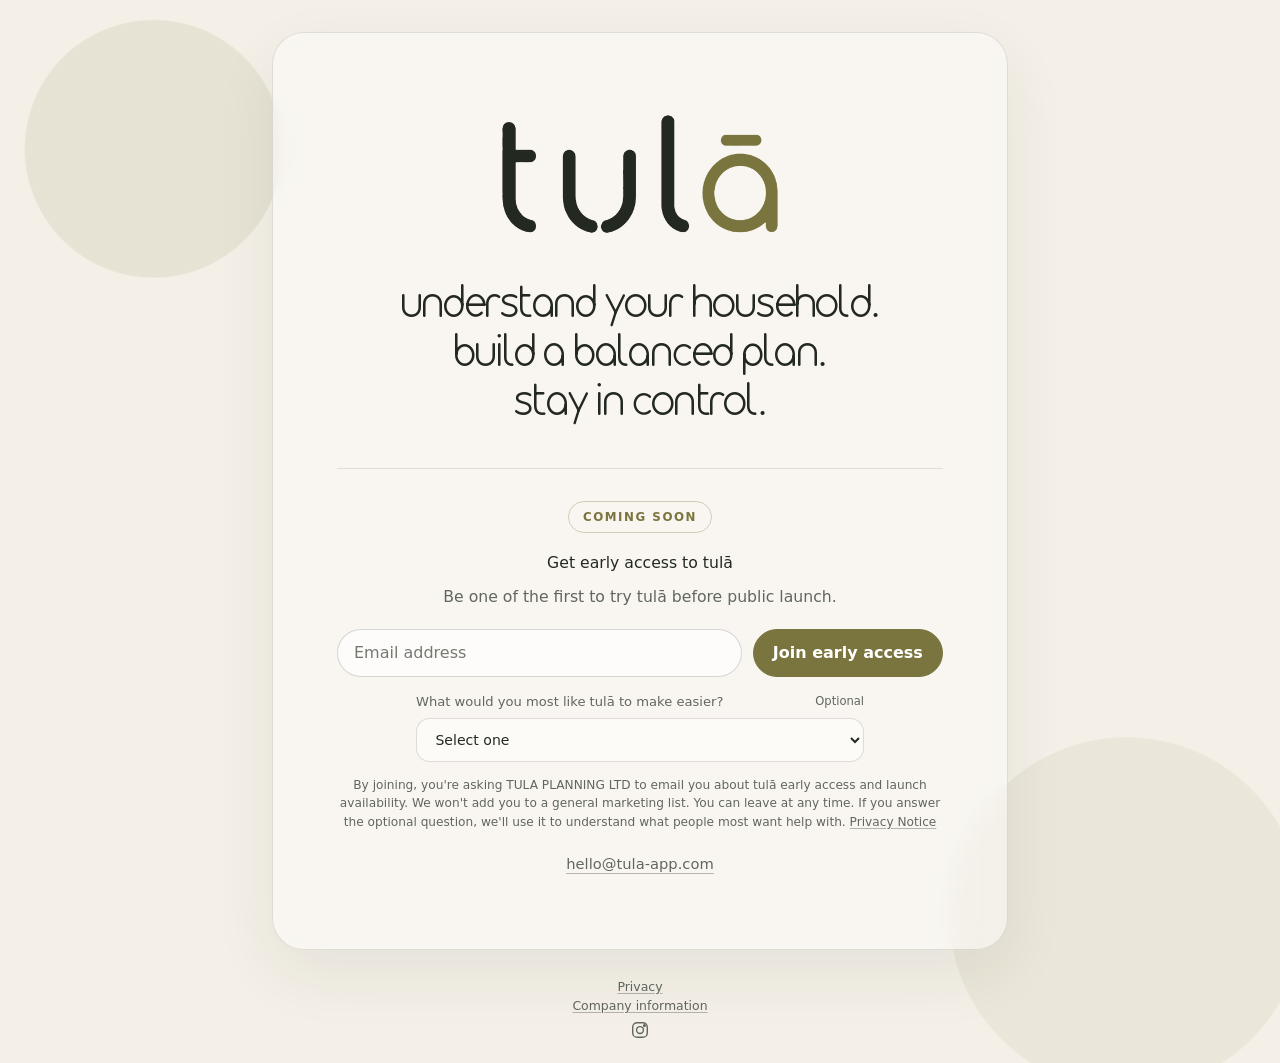
<file: index.html>
<!doctype html>
<html lang="en-GB">
<head>
  <meta charset="utf-8">
  <meta name="viewport" content="width=device-width, initial-scale=1">
  <meta name="description" content="Tulā is a calmer way to understand your household, build a balanced plan and stay in control. Join tulā early access.">
  <meta name="theme-color" content="#f4f0e7">
  <title>tulā — early access</title>
  <link rel="icon" href="favicon.ico" sizes="any">
  <link rel="stylesheet" href="styles.css">
  <script src="early-access.js" defer></script>
</head>
<body>
  <main class="holding-page">
    <section class="content" aria-labelledby="page-heading">
      <img
        class="wordmark"
        src="assets/tula-wordmark.png"
        alt="tulā"
        width="1024"
        height="462"
      >

      <h1 id="page-heading" class="message">
        <span>understand your household.</span>
        <span>build a balanced plan.</span>
        <span>stay in control.</span>
      </h1>

      <section class="early-access" aria-labelledby="early-access-heading">
        <p class="status">coming soon</p>

        <h2 id="early-access-heading" class="early-access-title">Get early access to tulā</h2>
        <p class="early-access-intro">Be one of the first to try tulā before public launch.</p>

        <form class="signup-form" id="early-access-form" novalidate>
          <div class="signup-row">
            <label class="sr-only" for="early-access-email">Email address</label>
            <input
              class="email-input"
              id="early-access-email"
              name="email"
              type="email"
              inputmode="email"
              autocomplete="email"
              maxlength="254"
              placeholder="Email address"
              aria-describedby="signup-disclosure signup-error"
              required
            >
            <button class="signup-button" type="submit">Join early access</button>
          </div>

          <div class="intent-field">
            <label class="intent-label" for="early-access-intent">
              What would you most like tulā to make easier?
              <span>Optional</span>
            </label>
            <select
              class="intent-select"
              id="early-access-intent"
              name="intent"
              aria-describedby="signup-disclosure"
            >
              <option value="">Select one</option>
              <option value="spend_clarity">Knowing what I can actually spend</option>
              <option value="partner_money">Managing money with my partner</option>
              <option value="bills_irregular">Bills and irregular expenses</option>
              <option value="saving">Saving towards things</option>
              <option value="debt">Managing debt</option>
              <option value="future_visibility">Seeing what future months look like</option>
              <option value="other">Something else</option>
            </select>
          </div>

          <div class="honeypot" aria-hidden="true">
            <label for="company-website">Company website</label>
            <input
              id="company-website"
              name="website"
              type="text"
              tabindex="-1"
              autocomplete="off"
            >
          </div>

          <p class="signup-error" id="signup-error" role="alert" hidden></p>

          <p class="signup-disclosure" id="signup-disclosure">
            By joining, you're asking TULA PLANNING LTD to email you about tulā early access and launch availability.
            We won't add you to a general marketing list. You can leave at any time.
            If you answer the optional question, we'll use it to understand what people most want help with.
            <a href="/privacy">Privacy Notice</a>
          </p>
        </form>

        <div class="signup-success" id="signup-success" role="status" tabindex="-1" hidden>
          <h2>You're on the list.</h2>
          <p>We'll be in touch when your tulā early access is ready.</p>
        </div>
      </section>

      <a class="contact" href="mailto:hello@tula-app.com">hello@tula-app.com</a>
    </section>
  </main>

  <footer class="site-footer">
    <div class="footer-inner">
      <nav class="legal-links" aria-label="Legal">
        <a href="/privacy">Privacy</a>
        <span aria-hidden="true">·</span>
        <a href="/company-information">Company information</a>
      </nav>

      <a
        class="social-link"
        href="https://www.instagram.com/tula.budgeting/"
        target="_blank"
        rel="noopener noreferrer"
        aria-label="Instagram"
      >
        <svg class="instagram-icon" viewBox="0 0 24 24" aria-hidden="true" focusable="false">
          <rect x="3.25" y="3.25" width="17.5" height="17.5" rx="5.25"></rect>
          <circle cx="12" cy="12" r="4.1"></circle>
          <circle cx="17.35" cy="6.7" r="1"></circle>
        </svg>
      </a>
    </div>
  </footer>
</body>
</html>
</file>
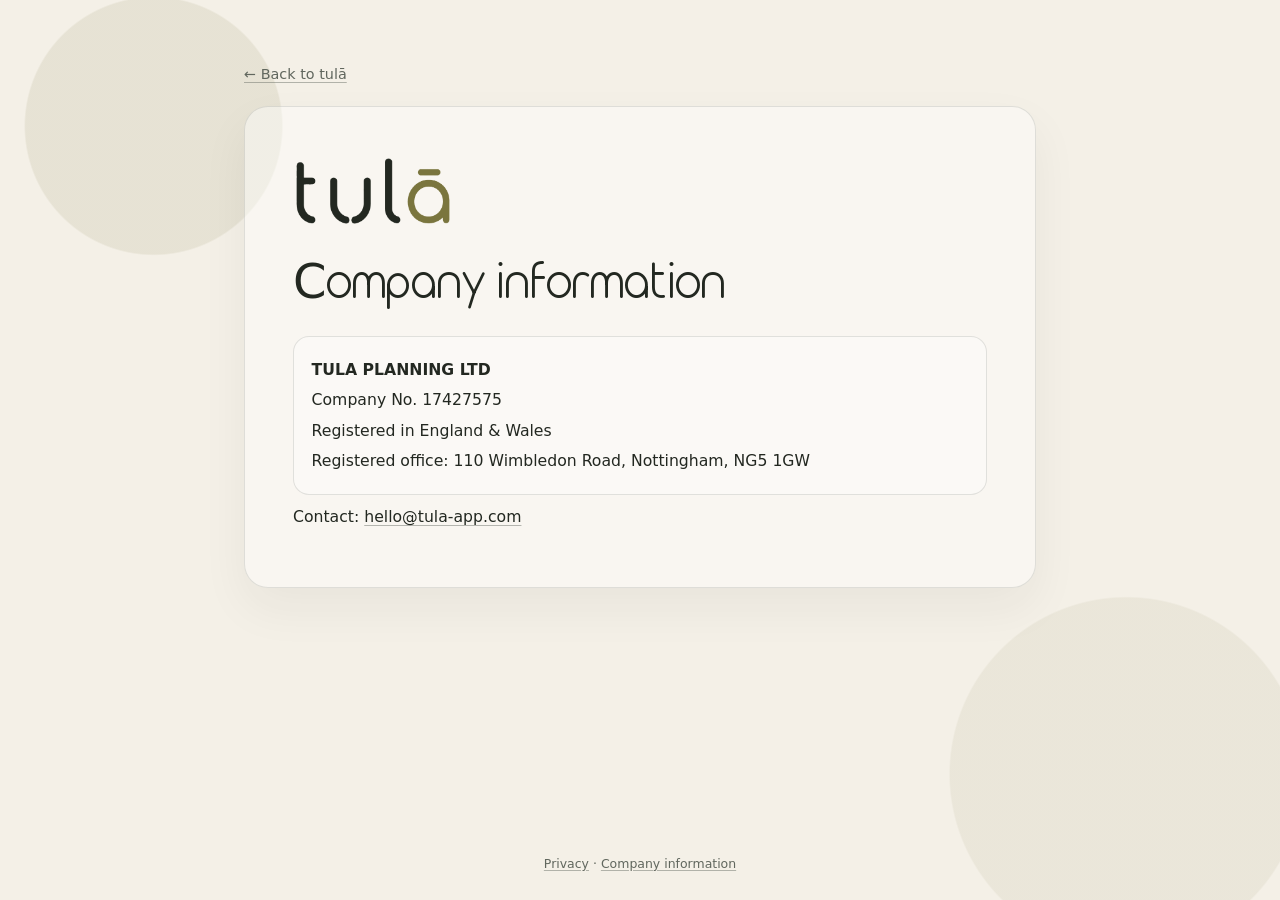
<file: company-information/index.html>
<!doctype html>
<html lang="en-GB">
<head>
  <meta charset="utf-8">
  <meta name="viewport" content="width=device-width, initial-scale=1">
  <meta name="description" content="Company information for TULA PLANNING LTD.">
  <meta name="theme-color" content="#f4f0e7">
  <title>tulā — Company information</title>
  <link rel="icon" href="../favicon.ico" sizes="any">
  <link rel="stylesheet" href="../styles.css">
</head>
<body>
  <main class="legal-page">
    <a class="legal-back" href="/">← Back to tulā</a>

    <article class="legal-card">
      <img
        class="legal-logo"
        src="../assets/tula-wordmark.png"
        alt="tulā"
        width="1024"
        height="462"
      >

      <h1>Company information</h1>

      <div class="company-details">
        <p><strong>TULA PLANNING LTD</strong></p>
        <p>Company No. 17427575</p>
        <p>Registered in England &amp; Wales</p>
        <p>Registered office: 110 Wimbledon Road, Nottingham, NG5 1GW</p>
      </div>

      <p>
        Contact: <a href="mailto:hello@tula-app.com">hello@tula-app.com</a>
      </p>
    </article>
  </main>

  <footer class="site-footer">
    <nav aria-label="Legal">
      <a href="/privacy">Privacy</a>
      <span aria-hidden="true">·</span>
      <a href="/company-information">Company information</a>
    </nav>
  </footer>
</body>
</html>
</file>
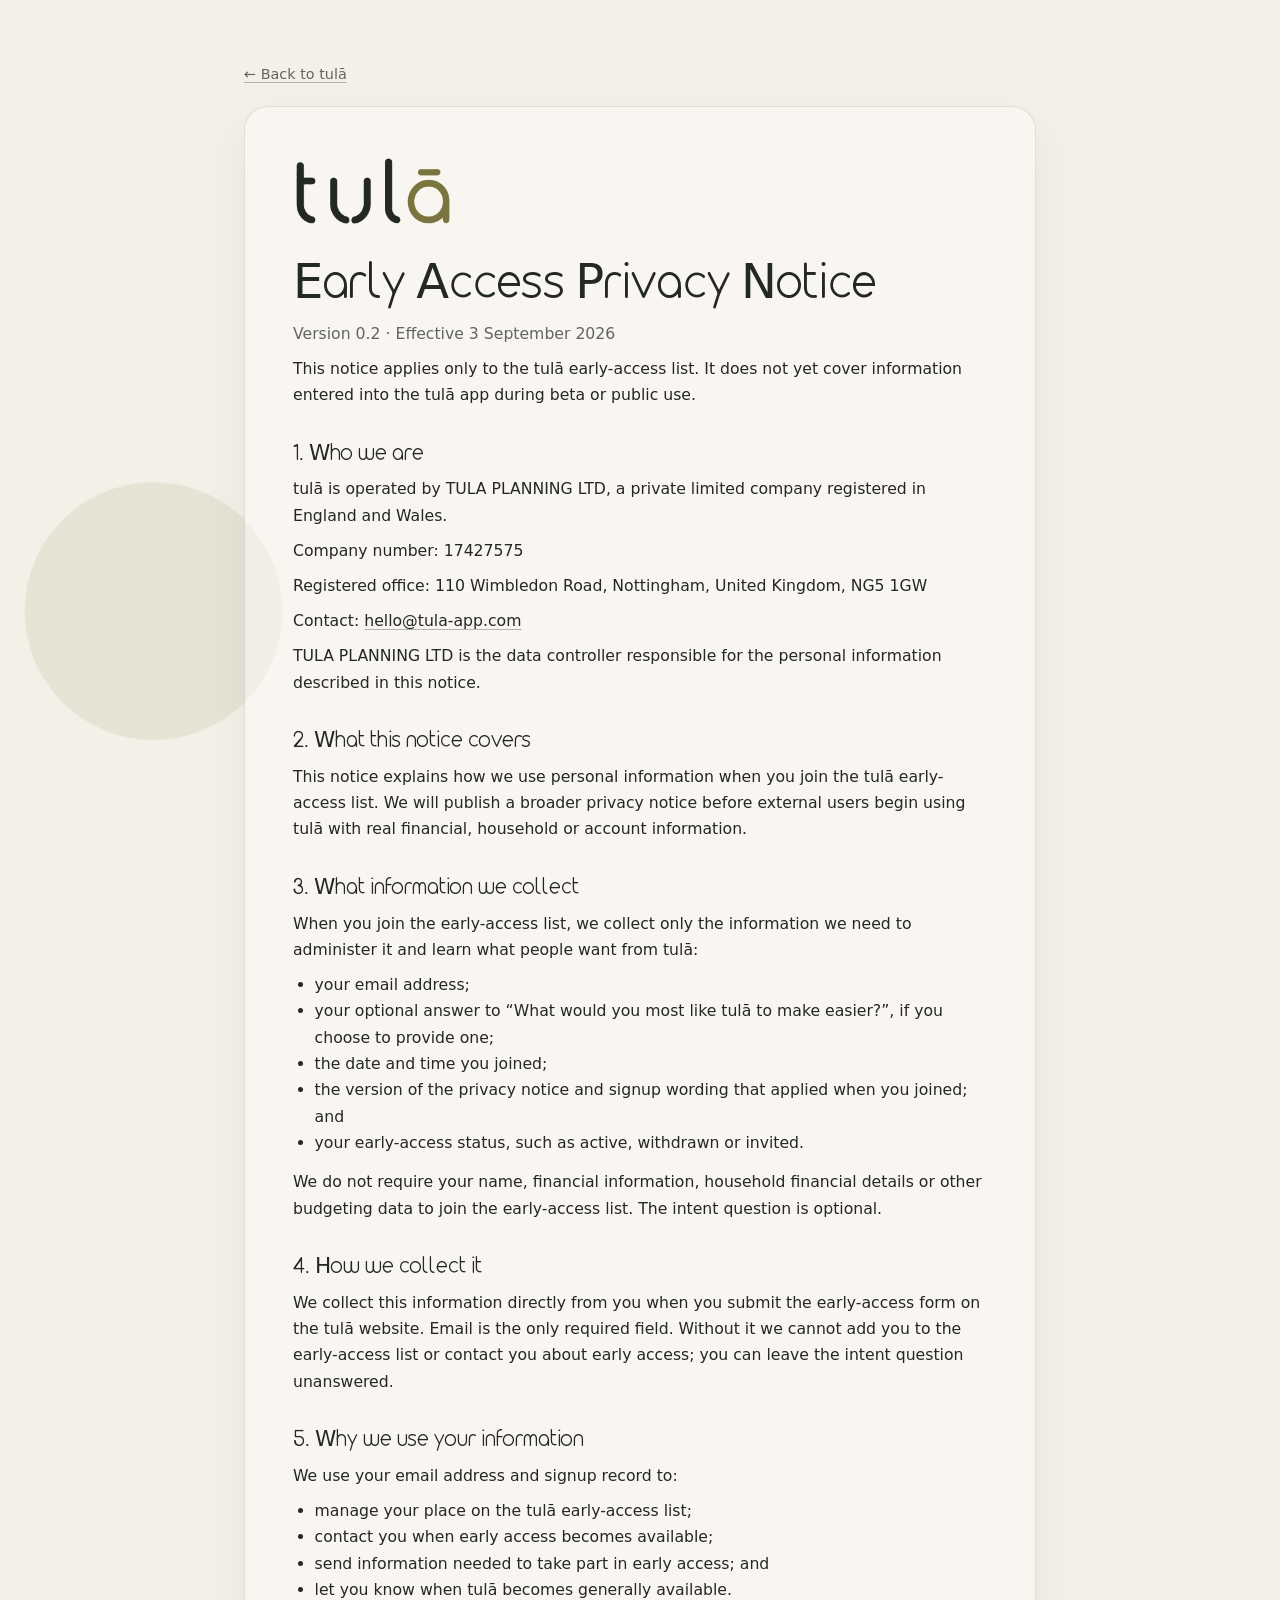
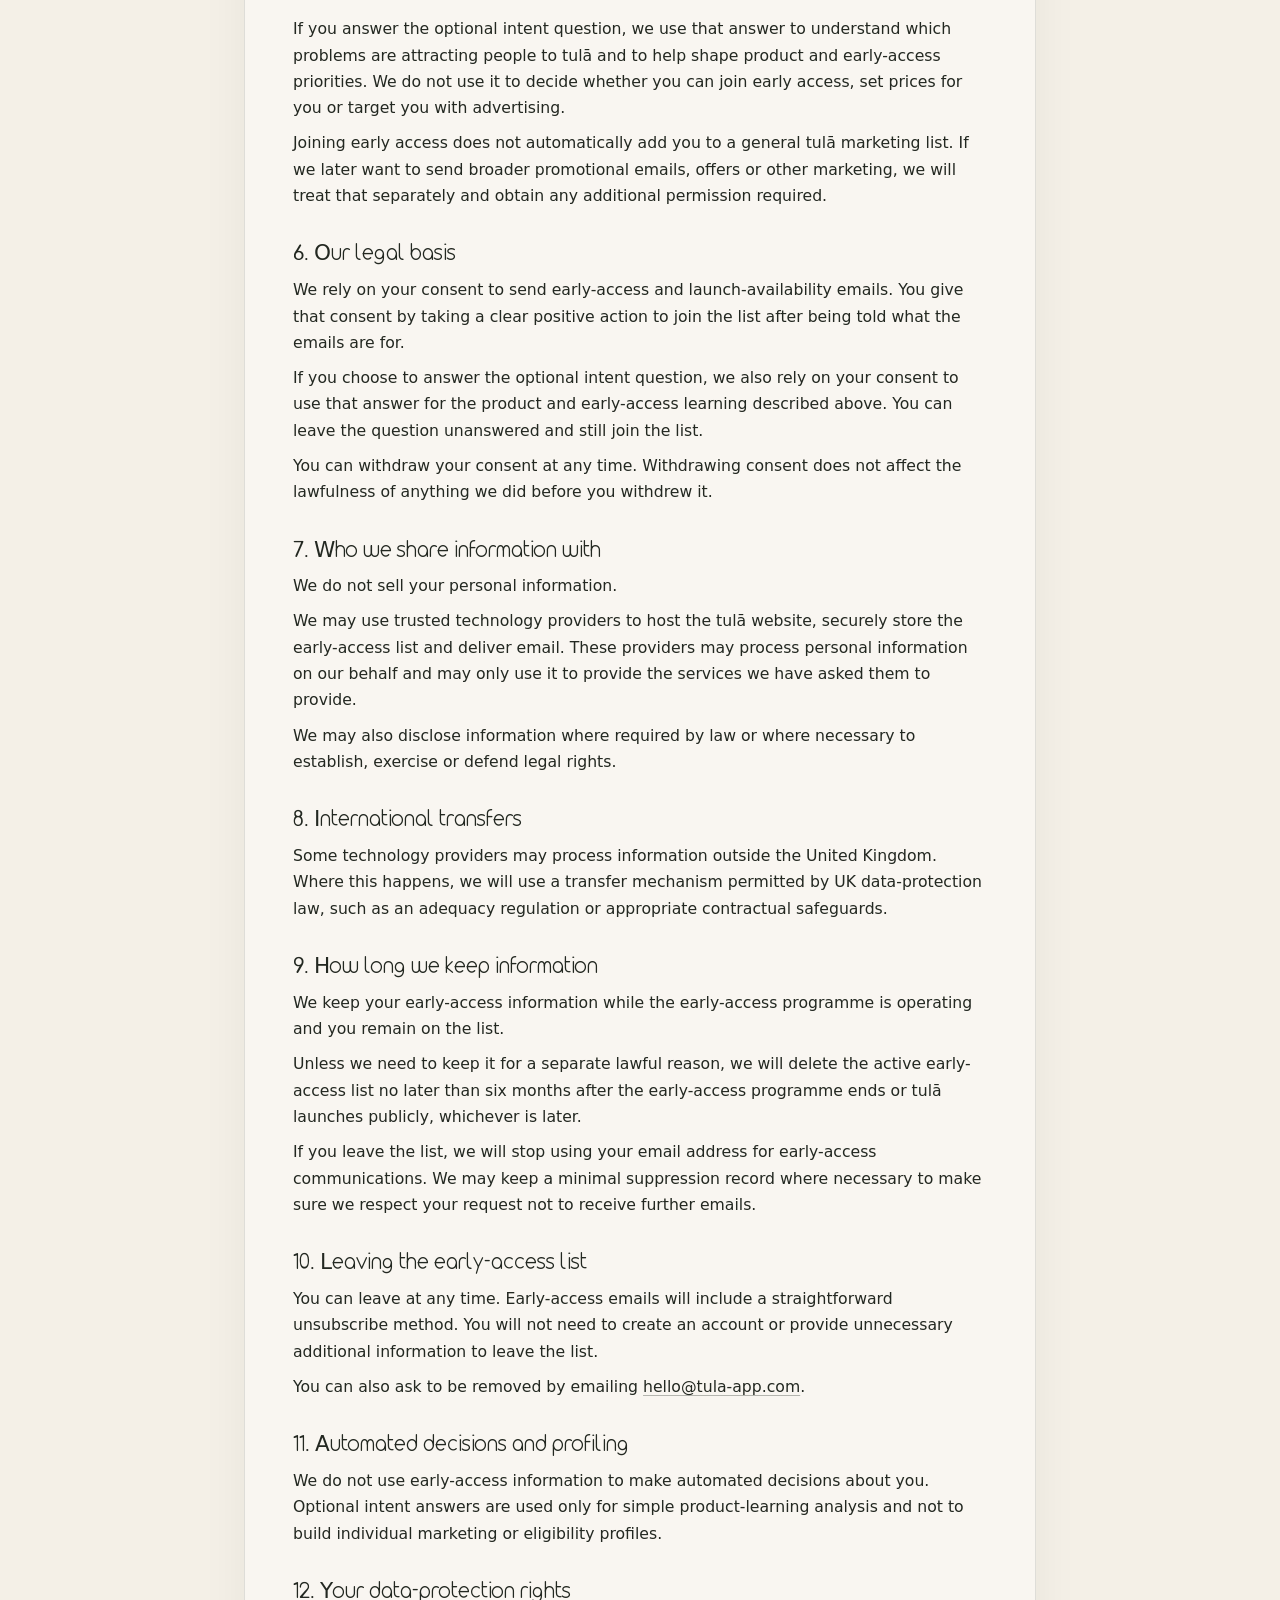
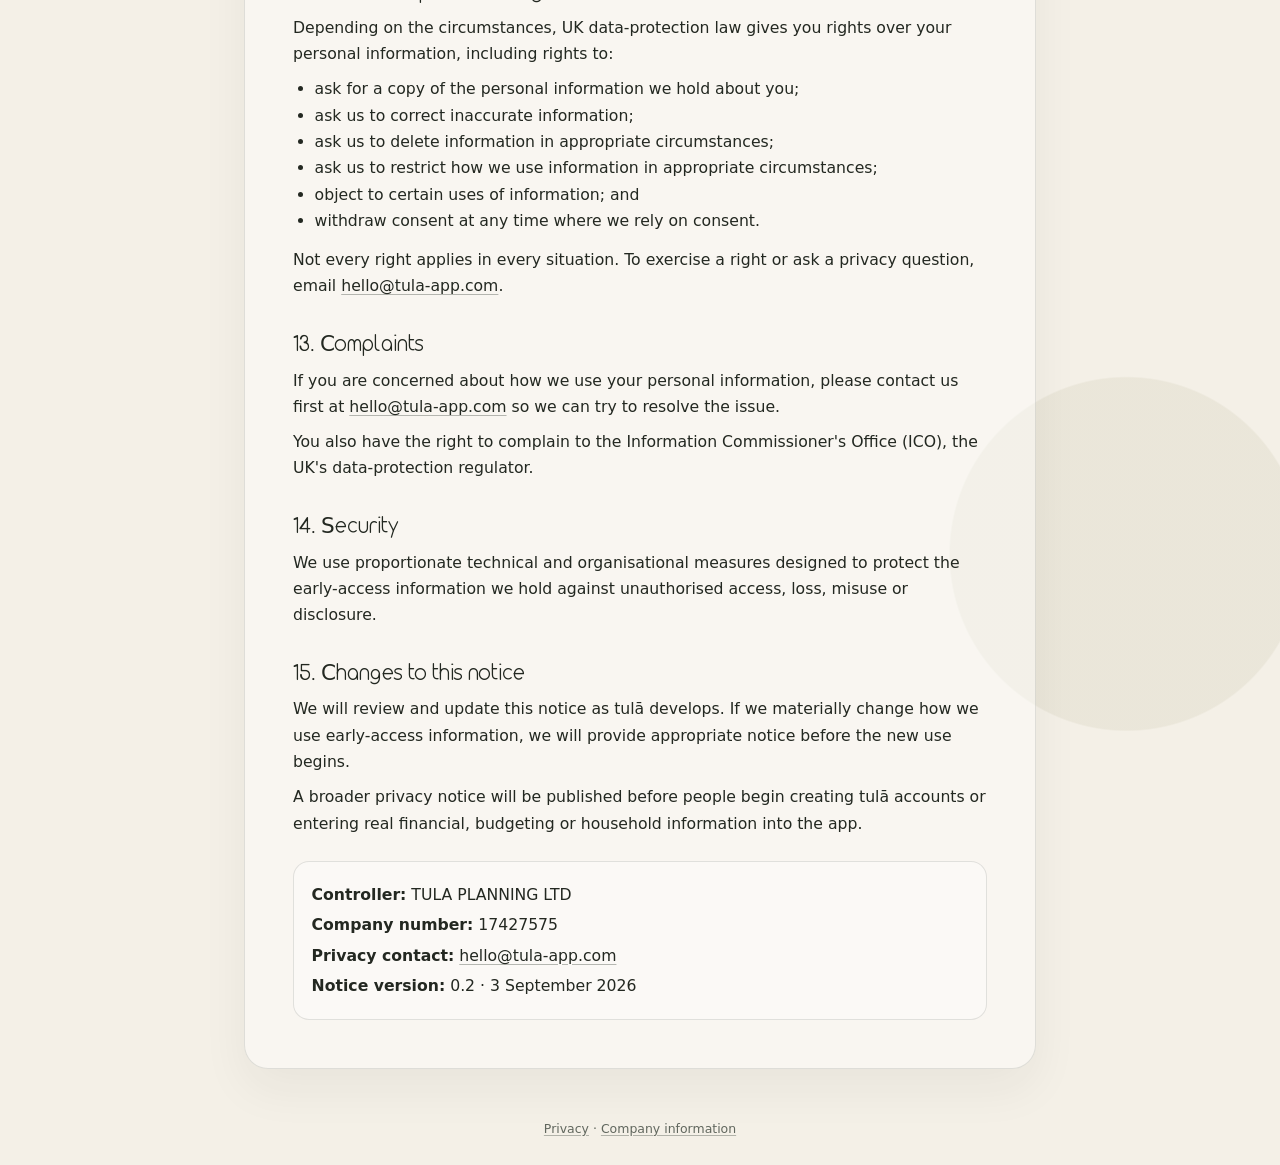
<file: privacy/index.html>
<!doctype html>
<html lang="en-GB">
<head>
  <meta charset="utf-8">
  <meta name="viewport" content="width=device-width, initial-scale=1">
  <meta name="description" content="Tulā Early Access Privacy Notice, version 0.2.">
  <meta name="theme-color" content="#f4f0e7">
  <title>tulā — Early Access Privacy Notice</title>
  <link rel="icon" href="../favicon.ico" sizes="any">
  <link rel="stylesheet" href="../styles.css">
</head>
<body>
  <main class="legal-page">
    <a class="legal-back" href="/">← Back to tulā</a>

    <article class="legal-card">
      <img
        class="legal-logo"
        src="../assets/tula-wordmark.png"
        alt="tulā"
        width="1024"
        height="462"
      >

      <h1>Early Access Privacy Notice</h1>
      <p class="legal-meta">Version 0.2 · Effective 3 September 2026</p>

      <p>
        This notice applies only to the tulā early-access list. It does not yet cover information entered
        into the tulā app during beta or public use.
      </p>

      <h2>1. Who we are</h2>
      <p>tulā is operated by TULA PLANNING LTD, a private limited company registered in England and Wales.</p>
      <p>Company number: 17427575</p>
      <p>Registered office: 110 Wimbledon Road, Nottingham, United Kingdom, NG5 1GW</p>
      <p>Contact: <a href="mailto:hello@tula-app.com">hello@tula-app.com</a></p>
      <p>TULA PLANNING LTD is the data controller responsible for the personal information described in this notice.</p>

      <h2>2. What this notice covers</h2>
      <p>
        This notice explains how we use personal information when you join the tulā early-access list.
        We will publish a broader privacy notice before external users begin using tulā with real financial,
        household or account information.
      </p>

      <h2>3. What information we collect</h2>
      <p>When you join the early-access list, we collect only the information we need to administer it and learn what people want from tulā:</p>
      <ul>
        <li>your email address;</li>
        <li>your optional answer to “What would you most like tulā to make easier?”, if you choose to provide one;</li>
        <li>the date and time you joined;</li>
        <li>the version of the privacy notice and signup wording that applied when you joined; and</li>
        <li>your early-access status, such as active, withdrawn or invited.</li>
      </ul>
      <p>
        We do not require your name, financial information, household financial details or other budgeting data
        to join the early-access list. The intent question is optional.
      </p>

      <h2>4. How we collect it</h2>
      <p>
        We collect this information directly from you when you submit the early-access form on the tulā website.
        Email is the only required field. Without it we cannot add you to the early-access list or contact you
        about early access; you can leave the intent question unanswered.
      </p>

      <h2>5. Why we use your information</h2>
      <p>We use your email address and signup record to:</p>
      <ul>
        <li>manage your place on the tulā early-access list;</li>
        <li>contact you when early access becomes available;</li>
        <li>send information needed to take part in early access; and</li>
        <li>let you know when tulā becomes generally available.</li>
      </ul>
      <p>
        If you answer the optional intent question, we use that answer to understand which problems are attracting
        people to tulā and to help shape product and early-access priorities. We do not use it to decide whether you
        can join early access, set prices for you or target you with advertising.
      </p>
      <p>
        Joining early access does not automatically add you to a general tulā marketing list. If we later
        want to send broader promotional emails, offers or other marketing, we will treat that separately
        and obtain any additional permission required.
      </p>

      <h2>6. Our legal basis</h2>
      <p>
        We rely on your consent to send early-access and launch-availability emails. You give that consent
        by taking a clear positive action to join the list after being told what the emails are for.
      </p>
      <p>
        If you choose to answer the optional intent question, we also rely on your consent to use that answer
        for the product and early-access learning described above. You can leave the question unanswered and
        still join the list.
      </p>
      <p>
        You can withdraw your consent at any time. Withdrawing consent does not affect the lawfulness of
        anything we did before you withdrew it.
      </p>

      <h2>7. Who we share information with</h2>
      <p>We do not sell your personal information.</p>
      <p>
        We may use trusted technology providers to host the tulā website, securely store the early-access
        list and deliver email. These providers may process personal information on our behalf and may only
        use it to provide the services we have asked them to provide.
      </p>
      <p>
        We may also disclose information where required by law or where necessary to establish, exercise or
        defend legal rights.
      </p>

      <h2>8. International transfers</h2>
      <p>
        Some technology providers may process information outside the United Kingdom. Where this happens,
        we will use a transfer mechanism permitted by UK data-protection law, such as an adequacy regulation
        or appropriate contractual safeguards.
      </p>

      <h2>9. How long we keep information</h2>
      <p>
        We keep your early-access information while the early-access programme is operating and you remain
        on the list.
      </p>
      <p>
        Unless we need to keep it for a separate lawful reason, we will delete the active early-access list
        no later than six months after the early-access programme ends or tulā launches publicly, whichever
        is later.
      </p>
      <p>
        If you leave the list, we will stop using your email address for early-access communications. We may
        keep a minimal suppression record where necessary to make sure we respect your request not to receive
        further emails.
      </p>

      <h2>10. Leaving the early-access list</h2>
      <p>
        You can leave at any time. Early-access emails will include a straightforward unsubscribe method.
        You will not need to create an account or provide unnecessary additional information to leave the list.
      </p>
      <p>
        You can also ask to be removed by emailing
        <a href="mailto:hello@tula-app.com">hello@tula-app.com</a>.
      </p>

      <h2>11. Automated decisions and profiling</h2>
      <p>We do not use early-access information to make automated decisions about you. Optional intent answers are used only for simple product-learning analysis and not to build individual marketing or eligibility profiles.</p>

      <h2>12. Your data-protection rights</h2>
      <p>Depending on the circumstances, UK data-protection law gives you rights over your personal information, including rights to:</p>
      <ul>
        <li>ask for a copy of the personal information we hold about you;</li>
        <li>ask us to correct inaccurate information;</li>
        <li>ask us to delete information in appropriate circumstances;</li>
        <li>ask us to restrict how we use information in appropriate circumstances;</li>
        <li>object to certain uses of information; and</li>
        <li>withdraw consent at any time where we rely on consent.</li>
      </ul>
      <p>
        Not every right applies in every situation. To exercise a right or ask a privacy question, email
        <a href="mailto:hello@tula-app.com">hello@tula-app.com</a>.
      </p>

      <h2>13. Complaints</h2>
      <p>
        If you are concerned about how we use your personal information, please contact us first at
        <a href="mailto:hello@tula-app.com">hello@tula-app.com</a> so we can try to resolve the issue.
      </p>
      <p>
        You also have the right to complain to the Information Commissioner's Office (ICO), the UK's
        data-protection regulator.
      </p>

      <h2>14. Security</h2>
      <p>
        We use proportionate technical and organisational measures designed to protect the early-access
        information we hold against unauthorised access, loss, misuse or disclosure.
      </p>

      <h2>15. Changes to this notice</h2>
      <p>
        We will review and update this notice as tulā develops. If we materially change how we use
        early-access information, we will provide appropriate notice before the new use begins.
      </p>
      <p>
        A broader privacy notice will be published before people begin creating tulā accounts or entering
        real financial, budgeting or household information into the app.
      </p>

      <div class="company-details" aria-label="Privacy notice details">
        <p><strong>Controller:</strong> TULA PLANNING LTD</p>
        <p><strong>Company number:</strong> 17427575</p>
        <p><strong>Privacy contact:</strong> <a href="mailto:hello@tula-app.com">hello@tula-app.com</a></p>
        <p><strong>Notice version:</strong> 0.2 · 3 September 2026</p>
      </div>
    </article>
  </main>

  <footer class="site-footer">
    <nav aria-label="Legal">
      <a href="/privacy">Privacy</a>
      <span aria-hidden="true">·</span>
      <a href="/company-information">Company information</a>
    </nav>
  </footer>
</body>
</html>
</file>
<file: styles.css>
@font-face {
  font-family: "Tulā Display";
  src: url("assets/fonts/tula-display-regular.woff2") format("woff2");
  font-style: normal;
  font-weight: 400;
  font-display: swap;
}

:root {
  --background: #f4f0e7;
  --surface: rgba(255, 255, 255, 0.42);
  --ink: #232821;
  --muted: #61675e;
  --olive: #7a753e;
  --border: rgba(35, 40, 33, 0.12);
  --focus: rgba(122, 117, 62, 0.28);
  --error: #8a382d;
}

* {
  box-sizing: border-box;
}

html,
body {
  min-height: 100%;
}

body {
  margin: 0;
  background:
    radial-gradient(circle at 12% 14%, rgba(122, 117, 62, 0.11) 0 8rem, transparent 8.1rem),
    radial-gradient(circle at 88% 86%, rgba(122, 117, 62, 0.08) 0 11rem, transparent 11.1rem),
    var(--background);
  color: var(--ink);
  font-family: Inter, ui-sans-serif, system-ui, -apple-system, BlinkMacSystemFont, "Segoe UI", sans-serif;
  -webkit-font-smoothing: antialiased;
  text-rendering: optimizeLegibility;
}

a {
  color: inherit;
}

.holding-page {
  min-height: calc(100vh - 4rem);
  min-height: calc(100svh - 4rem);
  display: grid;
  place-items: center;
  padding: 2rem 1.25rem 1rem;
}

.content {
  width: min(100%, 46rem);
  padding: clamp(2.25rem, 7vw, 4.75rem) clamp(1.5rem, 6vw, 4rem);
  text-align: center;
  background: var(--surface);
  border: 1px solid var(--border);
  border-radius: 2rem;
  box-shadow: 0 1.5rem 4rem rgba(35, 40, 33, 0.07);
  backdrop-filter: blur(10px);
}

.wordmark {
  display: block;
  width: min(100%, 18rem);
  height: auto;
  margin: 0 auto clamp(1.6rem, 5vw, 2.6rem);
}

.message {
  margin: 0;
  font-family: "Tulā Display", Inter, ui-sans-serif, system-ui, sans-serif;
  font-size: clamp(1.65rem, 4.7vw, 2.65rem);
  line-height: 1.16;
  font-weight: 400;
  letter-spacing: -0.018em;
}

.message span {
  display: block;
}

.early-access {
  margin-top: clamp(1.75rem, 5vw, 2.5rem);
  padding-top: clamp(1.5rem, 4vw, 2rem);
  border-top: 1px solid var(--border);
}

.status {
  width: fit-content;
  margin: 0 auto 1.15rem;
  padding: 0.5rem 0.9rem;
  color: var(--olive);
  border: 1px solid rgba(122, 117, 62, 0.32);
  border-radius: 999px;
  font-size: 0.74rem;
  font-weight: 700;
  letter-spacing: 0.13em;
  text-transform: uppercase;
}

.early-access-title,
.signup-success h2,
.legal-page h1,
.legal-page h2 {
  font-family: "Tulā Display", Inter, ui-sans-serif, system-ui, sans-serif;
  font-weight: 400;
}

.early-access-title {
  margin: 0;
  color: var(--ink);
  font-family: inherit;
  font-size: 0.98rem;
  font-weight: 400;
  line-height: 1.55;
  letter-spacing: normal;
}

.early-access-intro {
  margin: 0.55rem auto 1.25rem;
  color: var(--muted);
  font-size: 0.98rem;
  line-height: 1.55;
}

.signup-form {
  margin: 0 auto;
}

.signup-row {
  display: flex;
  gap: 0.65rem;
  align-items: stretch;
}

.email-input,
.signup-button {
  min-height: 3rem;
  border-radius: 999px;
  font: inherit;
}

.email-input {
  min-width: 0;
  flex: 1 1 auto;
  padding: 0.75rem 1rem;
  color: var(--ink);
  background: rgba(255, 255, 255, 0.68);
  border: 1px solid rgba(35, 40, 33, 0.18);
  outline: none;
}

.email-input::placeholder {
  color: #747970;
}

.email-input:focus-visible {
  border-color: var(--olive);
  box-shadow: 0 0 0 3px var(--focus);
}

.signup-button {
  flex: 0 0 auto;
  padding: 0.75rem 1.2rem;
  color: #fff;
  background: var(--olive);
  border: 1px solid var(--olive);
  font-weight: 700;
  cursor: pointer;
  transition: opacity 160ms ease, transform 160ms ease;
}

.signup-button:hover {
  opacity: 0.92;
}

.signup-button:focus-visible {
  outline: 3px solid var(--focus);
  outline-offset: 0.2rem;
}

.signup-button:disabled {
  cursor: wait;
  opacity: 0.62;
}

.intent-field {
  max-width: 28rem;
  margin: 1rem auto 0;
  text-align: left;
}

.intent-label {
  display: flex;
  justify-content: space-between;
  gap: 0.75rem;
  margin: 0 0 0.45rem;
  color: var(--muted);
  font-size: 0.82rem;
  line-height: 1.4;
}

.intent-label span {
  flex: 0 0 auto;
  font-size: 0.72rem;
}

.intent-select {
  width: 100%;
  min-height: 2.75rem;
  padding: 0.65rem 2.4rem 0.65rem 0.9rem;
  color: var(--ink);
  background: rgba(255, 255, 255, 0.5);
  border: 1px solid rgba(35, 40, 33, 0.14);
  border-radius: 0.85rem;
  font: inherit;
  font-size: 0.88rem;
  outline: none;
}

.intent-select:focus-visible {
  border-color: var(--olive);
  box-shadow: 0 0 0 3px var(--focus);
}

.signup-disclosure {
  max-width: 39rem;
  margin: 0.85rem auto 0;
  color: var(--muted);
  font-size: 0.76rem;
  line-height: 1.5;
}

.signup-disclosure a,
.legal-page a,
.site-footer a {
  text-decoration-color: rgba(97, 103, 94, 0.45);
  text-underline-offset: 0.2em;
}

.signup-disclosure a:hover,
.signup-disclosure a:focus-visible,
.legal-page a:hover,
.legal-page a:focus-visible,
.site-footer a:hover,
.site-footer a:focus-visible {
  color: var(--olive);
  text-decoration-color: var(--olive);
}

.signup-error {
  margin: 0.7rem 0 0;
  color: var(--error);
  font-size: 0.86rem;
  line-height: 1.4;
}

.signup-success {
  padding: 0.3rem 0;
  outline: none;
}

.signup-success h2 {
  margin: 0;
  font-size: clamp(1.45rem, 4vw, 2rem);
}

.signup-success p {
  margin: 0.55rem 0 0;
  color: var(--muted);
  line-height: 1.5;
}

.honeypot {
  position: absolute !important;
  left: -10000px !important;
  width: 1px !important;
  height: 1px !important;
  overflow: hidden !important;
}

.contact {
  display: inline-block;
  margin-top: 1.5rem;
  color: var(--muted);
  font-size: 0.92rem;
  text-decoration-color: rgba(97, 103, 94, 0.45);
  text-underline-offset: 0.24em;
  transition: color 160ms ease, text-decoration-color 160ms ease;
}

.contact:hover,
.contact:focus-visible {
  color: var(--olive);
  text-decoration-color: var(--olive);
}

.contact:focus-visible,
.site-footer a:focus-visible,
.legal-page a:focus-visible {
  outline: 3px solid var(--focus);
  outline-offset: 0.25rem;
  border-radius: 0.2rem;
}

.site-footer {
  min-height: 4rem;
  display: flex;
  align-items: center;
  justify-content: center;
  padding: 0.8rem 1.25rem 1.4rem;
  color: var(--muted);
  font-size: 0.78rem;
}

.footer-inner {
  display: flex;
  flex-direction: column;
  align-items: center;
  justify-content: center;
  gap: 0.45rem;
}

.legal-links {
  display: flex;
  flex-direction: column;
  align-items: center;
  gap: 0.28rem;
}

.legal-links span[aria-hidden="true"] {
  display: none;
}

.social-link {
  display: inline-flex;
  align-items: center;
  justify-content: center;
  color: var(--muted);
  line-height: 1;
  text-decoration: none;
}

.instagram-icon {
  width: 1.25rem;
  height: 1.25rem;
  fill: none;
  stroke: currentColor;
  stroke-width: 1.7;
  stroke-linecap: round;
  stroke-linejoin: round;
}

.social-link:hover,
.social-link:focus-visible {
  color: var(--olive);
}

.social-link:focus-visible {
  outline: 3px solid var(--focus);
  outline-offset: 0.25rem;
  border-radius: 0.25rem;
}

.sr-only {
  position: absolute !important;
  width: 1px !important;
  height: 1px !important;
  padding: 0 !important;
  margin: -1px !important;
  overflow: hidden !important;
  clip: rect(0, 0, 0, 0) !important;
  white-space: nowrap !important;
  border: 0 !important;
}

.legal-page {
  min-height: calc(100vh - 4rem);
  width: min(100%, 52rem);
  margin: 0 auto;
  padding: clamp(2rem, 6vw, 4rem) 1.25rem 2rem;
}

.legal-card {
  padding: clamp(1.5rem, 5vw, 3rem);
  background: var(--surface);
  border: 1px solid var(--border);
  border-radius: 1.5rem;
  box-shadow: 0 1.25rem 3rem rgba(35, 40, 33, 0.055);
}

.legal-logo {
  display: block;
  width: min(100%, 10rem);
  height: auto;
  margin: 0 0 2rem;
}

.legal-page h1 {
  margin: 0;
  font-size: clamp(2rem, 6vw, 3rem);
  line-height: 1.1;
}

.legal-meta {
  margin: 0.65rem 0 2rem;
  color: var(--muted);
  font-size: 0.9rem;
}

.legal-page h2 {
  margin: 2rem 0 0.55rem;
  font-size: 1.35rem;
  line-height: 1.25;
}

.legal-page p,
.legal-page li {
  font-size: 0.98rem;
  line-height: 1.68;
}

.legal-page p {
  margin: 0.55rem 0;
}

.legal-page ul {
  margin: 0.5rem 0 0.8rem;
  padding-left: 1.35rem;
}

.legal-back {
  display: inline-block;
  margin-bottom: 1.5rem;
  color: var(--muted);
  font-size: 0.9rem;
}

.company-details {
  margin: 1.5rem 0 0;
  padding: 1rem 1.1rem;
  border: 1px solid var(--border);
  border-radius: 1rem;
  background: rgba(255, 255, 255, 0.34);
}

.company-details p {
  margin: 0.25rem 0;
}

@media (max-width: 38rem) {
  .holding-page {
    padding: 1rem 1rem 0.5rem;
  }

  .content {
    padding: 2.35rem 1.25rem;
    border-radius: 1.5rem;
  }

  .wordmark {
    width: min(100%, 13.5rem);
  }

  .signup-row {
    flex-direction: column;
  }

  .signup-button {
    width: 100%;
  }

  .site-footer {
    padding-bottom: 1.1rem;
  }

  .footer-inner {
    gap: 0.42rem;
  }

  .legal-links {
    gap: 0.24rem;
  }
}

@media (prefers-reduced-motion: reduce) {
  *,
  *::before,
  *::after {
    scroll-behavior: auto !important;
    transition: none !important;
  }
}
</file>
